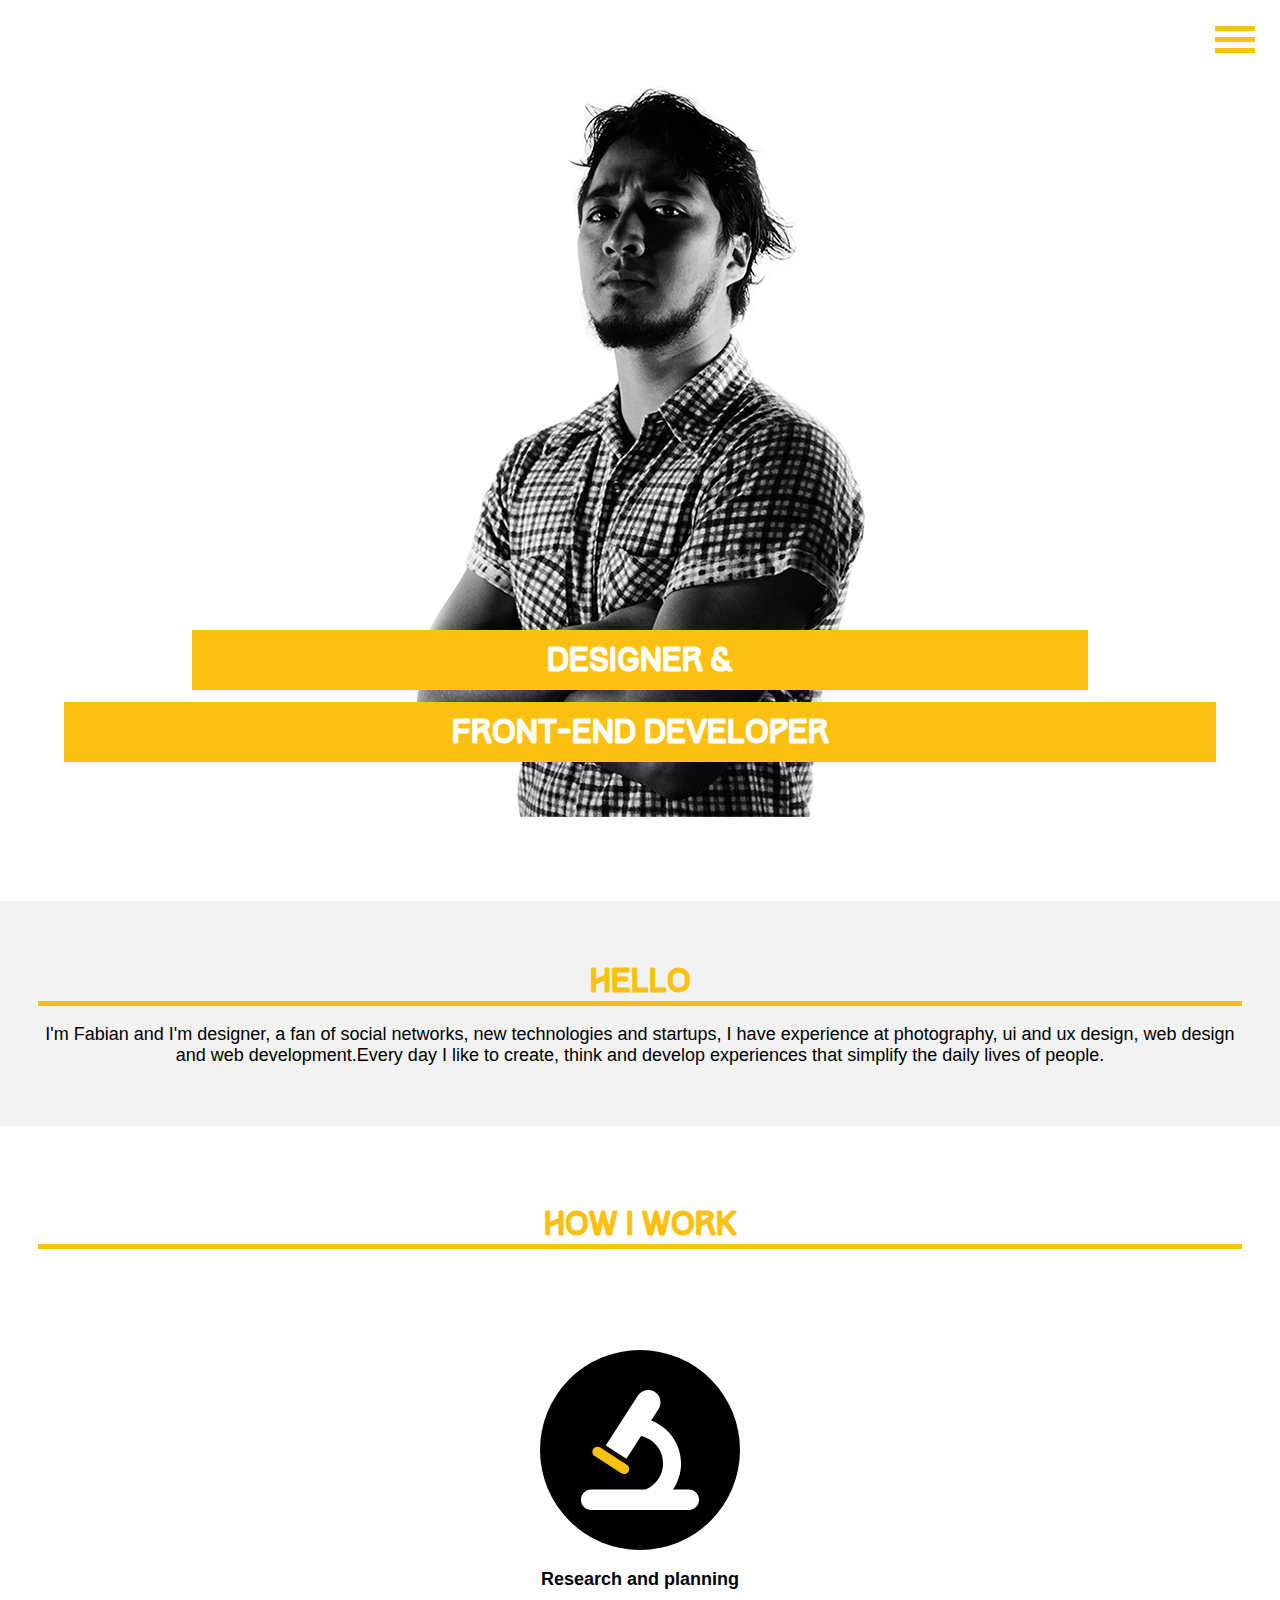
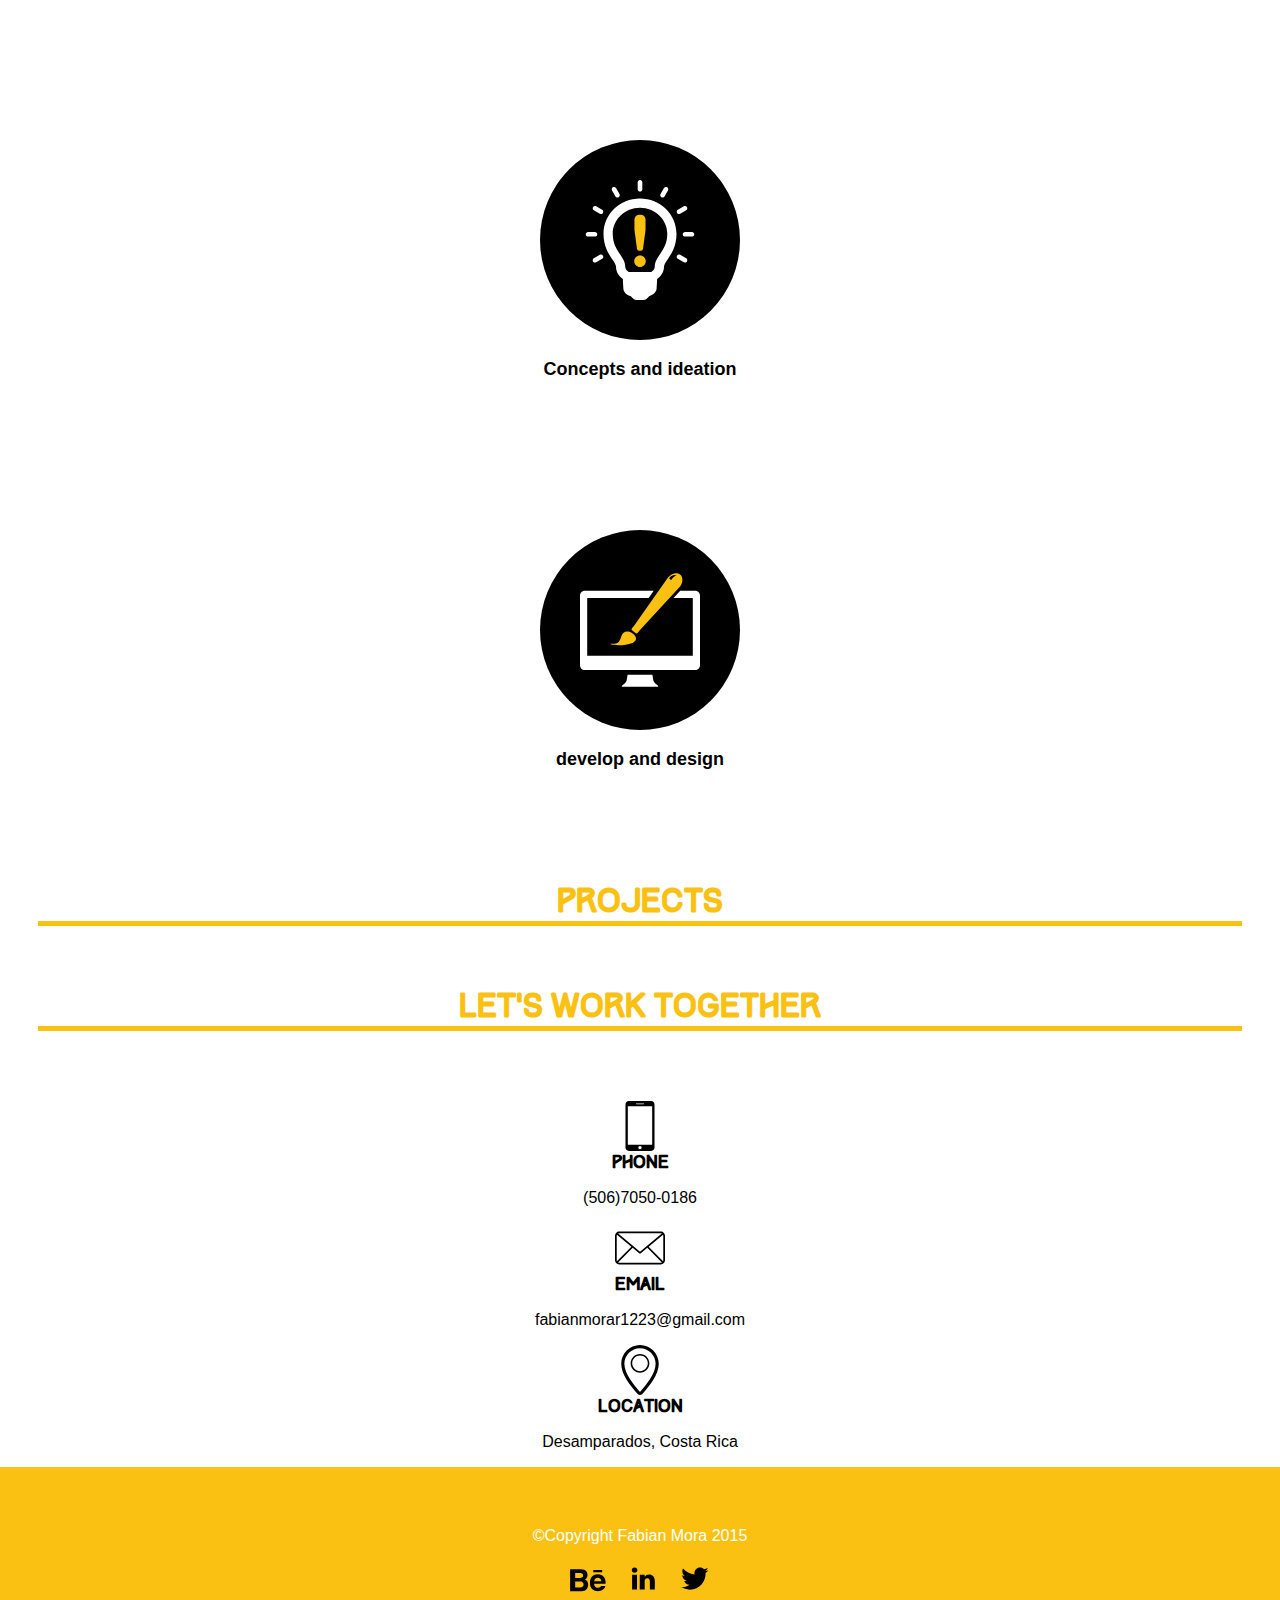
<file: index.html>
<!DOCTYPE html>
<html lang="en">
<head>
	<meta charset="UTF-8">
	<meta http-equiv="X-UA-Compatible" content="IE=edge,chrome=1"> 
	<meta name="viewport" content="width=device-width, initial-scale=1.0"> 
	<title>Fabia Mora | Designer &amp; Front-end Developer</title>
	<link rel="stylesheet" href="css/normalize.css">
    <link rel="stylesheet" href="css/style.css">
</head>
<body>
	<div class="nav-principal">
		<div class="menu-section">
			<div class="menu-toggle">
			<div class="one"></div>
			<div class="two"></div>
			<div class="three"></div>
		</div>
		<nav>
			<ul role="navigation" class="hidden">
				<li><a href="#">Home</a></li>
				<li><a href="#">About</a></li>
				<li><a href="#">Work</a></li>
				<li><a href="#">contact</a></li>
			</ul>
		</nav>
	</div>

	<header>
	<canvas id='c'></canvas>
	<div class="content">
		<h2>Designer &amp;</h2> 
		<h2 class="br">Front-end Developer</h2>
		</div>
	</header>

	<section id="about">
		<div class="content">
		<h3>Hello</h3>
		<p class="description">I'm Fabian and I'm designer, a fan of social networks, new technologies and startups, I have experience at photography, ui and ux design, web design and web development.Every day I like to create, think and develop experiences that simplify the daily lives of people.</p>
	</section>

	<section id="how-i-work">
		<div class="content">
		<h3>How I work</h3>
		<div class="step-works">
			<div class="step">
				<svg version="1.1" id="Capa_1" xmlns="http://www.w3.org/2000/svg" xmlns:xlink="http://www.w3.org/1999/xlink" x="0px" y="0px"
				width="45.916px" height="45.916px" viewBox="0 0 45.916 45.916" style="enable-background:new 0 0 45.916 45.916;"
				xml:space="preserve">
				<g>
				<g>
				<path class="destacado" d="M5.626,25.3l10.182,6.565c0.33,0.212,0.698,0.312,1.063,0.312c0.645,0,1.277-0.316,1.653-0.898
				c0.588-0.912,0.326-2.128-0.586-2.715L7.755,22c-0.912-0.588-2.128-0.325-2.715,0.586C4.452,23.498,4.714,24.713,5.626,25.3z"/>
				<path d="M41.618,38.045H35.58c1.944-2.814,3.085-6.248,3.085-9.935c0-7.535-4.762-13.975-11.434-16.477l2.834-4.394
				c0.674-1.046,0.906-2.317,0.644-3.534c-0.263-1.217-0.999-2.28-2.045-2.955c-2.181-1.406-5.086-0.778-6.491,1.401l-12.3,19.076
				l7.893,5.09l5.592-8.672c4.816,1.05,8.434,5.34,8.434,10.466c0,4.494-2.779,8.383-6.71,9.935H4.298
				c-2.169,0-3.928,1.767-3.928,3.936s1.759,3.935,3.928,3.935h37.32c2.169,0,3.928-1.765,3.928-3.935S43.787,38.045,41.618,38.045z"
				/>
				</g>
				</g>
			<p>Research and planning</p>	
			</div>
		</div>

		<div class="step-works">
			<div class="step">
				<svg version="1.1" id="Capa_1" xmlns="http://www.w3.org/2000/svg" xmlns:xlink="http://www.w3.org/1999/xlink" x="0px" y="0px"
				width="47.001px" height="47.001px" viewBox="0 0 47.001 47.001" style="enable-background:new 0 0 47.001 47.001;"
				xml:space="preserve">
				<g>
				<g id="Layer_1_31_">
				<g>
				<path  d="M23.501,7.231C15.618,7.233,9.205,13.435,9.205,21.055c0,4.946,2.007,7.888,3.485,10.056
				c0.909,1.334,1.424,2.128,1.424,2.927c0,1.793,0.961,3.483,2.669,4.75c0.043,1.063,0.2,3.659,0.2,3.659c0,0.001,0,0.002,0,0.003
				c0.028,0.737,0.416,2.248,2.956,3.092c0.299,0.44,0.692,0.831,1.168,1.149c0.298,0.201,0.65,0.31,1.01,0.31h2.768
				c0.36,0,0.711-0.106,1.01-0.31c0.477-0.319,0.871-0.709,1.168-1.149c2.563-0.853,2.936-2.381,2.957-3.097
				c0,0,0.156-2.592,0.199-3.656c1.708-1.268,2.67-2.957,2.67-4.75c0-0.799,0.514-1.594,1.432-2.938
				c1.467-2.15,3.478-5.095,3.478-10.047C37.798,13.432,31.384,7.231,23.501,7.231z M31.325,29.075
				c-1.056,1.548-2.052,3.01-2.052,4.963c0,0.858-0.776,1.549-1.354,1.948h-8.835c-0.578-0.398-1.354-1.09-1.354-1.948
				c0-1.953-0.997-3.415-2.065-4.981c-1.333-1.955-2.845-4.172-2.845-8.001c0-5.627,4.792-10.207,10.682-10.209
				c5.891,0,10.682,4.579,10.682,10.207C34.184,24.891,32.669,27.105,31.325,29.075z"/>
				<path d="M23.501,4.519c0.499,0,0.903-0.404,0.903-0.904V0.904C24.404,0.405,24,0,23.501,0s-0.904,0.405-0.904,0.904v2.711
				C22.597,4.115,23.002,4.519,23.501,4.519z"/>
				<path d="M13.898,6.431c0.168,0.29,0.471,0.452,0.784,0.452c0.153,0,0.309-0.039,0.451-0.121c0.433-0.25,0.581-0.802,0.331-1.235
				l-1.356-2.348c-0.25-0.433-0.802-0.581-1.235-0.331c-0.432,0.25-0.58,0.802-0.331,1.235L13.898,6.431z"/>
				<path d="M8.677,11.652l-2.348-1.355c-0.433-0.25-0.985-0.101-1.235,0.331c-0.249,0.432-0.101,0.985,0.331,1.235l2.348,1.355
				c0.142,0.082,0.298,0.121,0.451,0.121c0.313,0,0.616-0.162,0.784-0.452C9.257,12.455,9.109,11.902,8.677,11.652z"/>
				<path d="M6.765,21.255c0-0.499-0.405-0.904-0.904-0.904H3.15c-0.499,0-0.904,0.405-0.904,0.904s0.405,0.904,0.904,0.904h2.711
				C6.36,22.159,6.765,21.754,6.765,21.255z"/>
				<path d="M7.773,29.292l-2.349,1.354c-0.432,0.25-0.581,0.803-0.332,1.234c0.167,0.291,0.472,0.452,0.784,0.452
				c0.153,0,0.309-0.039,0.451-0.121l2.348-1.354c0.433-0.25,0.581-0.803,0.332-1.234C8.758,29.189,8.206,29.042,7.773,29.292z"/>
				<path d="M41.578,30.648l-2.348-1.356c-0.434-0.25-0.985-0.103-1.235,0.33s-0.103,0.985,0.33,1.235l2.348,1.355
				c0.144,0.083,0.298,0.121,0.451,0.121c0.313,0,0.616-0.162,0.784-0.451C42.156,31.451,42.01,30.896,41.578,30.648z"/>
				<path d="M43.852,20.352l-2.709-0.001l0,0c-0.5,0-0.904,0.405-0.904,0.903c0,0.5,0.404,0.904,0.902,0.904l2.711,0.001l0,0
				c0.498,0,0.903-0.405,0.903-0.903C44.755,20.757,44.352,20.352,43.852,20.352z"/>
				<path d="M38.777,13.338c0.154,0,0.31-0.039,0.451-0.121l2.349-1.354c0.433-0.249,0.581-0.802,0.332-1.234
				c-0.25-0.433-0.804-0.581-1.235-0.331l-2.348,1.354c-0.434,0.25-0.581,0.803-0.332,1.234
				C38.162,13.176,38.466,13.338,38.777,13.338z"/>
				<path d="M31.869,6.76c0.142,0.083,0.297,0.122,0.451,0.122c0.312,0,0.615-0.162,0.783-0.452l1.354-2.347
				c0.25-0.432,0.103-0.985-0.33-1.234c-0.433-0.251-0.985-0.103-1.235,0.331l-1.354,2.347C31.289,5.958,31.438,6.511,31.869,6.76z"
				/>
				<path class="destacado" d="M22.289,26.714c0.109,0.8,0.496,1.021,1.212,1.021c0.715,0,1.103-0.221,1.213-1.021l0.854-6.447
				c0.054-0.44,0.108-0.881,0.108-1.294v-3.196c0-1.405-0.799-2.122-2.176-2.122c-1.378,0-2.177,0.716-2.177,2.122v3.196
				c0,0.413,0.055,0.854,0.11,1.294L22.289,26.714z"/>
				<path class="destacado" d="M23.501,29.523c-1.241,0-2.26,1.02-2.26,2.26s1.02,2.259,2.26,2.259s2.259-1.019,2.259-2.259
				C25.761,30.543,24.741,29.523,23.501,29.523z"/>
				</g>
				</g>
				</g>
				<p>Concepts and ideation</p>
			</div>
		</div>
		<div class="step-works">
			<div class="step">
				<svg version="1.1" id="Capa_1" xmlns="http://www.w3.org/2000/svg" xmlns:xlink="http://www.w3.org/1999/xlink" x="0px" y="0px"
				width="100px" height="100px" viewBox="0 0 100 100" style="enable-background:new 0 0 100 100;" xml:space="preserve">
				<g>
				<path d="M62.924,94.729c-1.732-1.274-1.918-3.188-1.918-3.188l-0.65-4.155H39.642l-0.652,4.152c0,0-0.181,1.916-1.914,3.19
				c-1.732,1.274-3.099,2.368-1.732,2.554c1.317,0.178,13.74,0.016,14.656,0c0.918,0.016,13.338,0.178,14.654,0
				C66.02,97.098,64.652,96.006,62.924,94.729z"/>
				<g>
				<path class="destacado" d="M26.666,61.538c5.534-0.043,6.223-1.377,8.027-6.933c3.327-8.768,18.309,2.296,9.024,6.136
				C34.432,64.583,21.132,61.581,26.666,61.538z"/>
				<path class="destacado" d="M83.41,3.756c-2.688-2.164-7.135-1.098-9.938,2.38L45.082,46.472c-2.803,3.477-2.789,2.813-0.104,4.975
				c2.685,2.164,2.038,2.319,4.841-1.158l33.376-36.317C85.998,10.492,86.096,5.919,83.41,3.756z M76.109,8.584
				c0,0-0.416-0.483-1.799-1.589c2.074-3.387,6.15-2.766,6.15-2.766C76.596,6.511,76.109,8.584,76.109,8.584z"/>
				</g>
				<path d="M96,17.386H83.516l-5.515,6h16v48h-88v-48h51.19l4.227-6H4c-2.209,0-4,1.791-4,4v58c0,2.209,1.791,4,4,4h92
				c2.209,0,4-1.791,4-4v-58C100,19.177,98.209,17.386,96,17.386z"/>
				</g>
				<p>develop and design</p>
			</div>
		</div>
	</section>

	<section id="Projects">
		<div class="content">
		<h3>Projects</h3>
		<div id="content-work" class="content-work">
	    	<div id="content-details" class="content-details"></div>
		</div> 
	</section>

	<section id="contact" >
		<div class="content">
			<h3>Let’s work together</h3>
			<div class="contact-info">
				<div class="contact phone">
					<svg version="1.1" id="Capa_1" xmlns="http://www.w3.org/2000/svg" xmlns:xlink="http://www.w3.org/1999/xlink" x="0px" y="0px"
					width="35px" height="35px" viewBox="0 0 35 35" style="enable-background:new 0 0 35 35;" xml:space="preserve">
					<g>
						<path d="M25.302,0H9.698c-1.3,0-2.364,1.063-2.364,2.364v30.271C7.334,33.936,8.398,35,9.698,35h15.604
						c1.3,0,2.364-1.062,2.364-2.364V2.364C27.666,1.063,26.602,0,25.302,0z M15.004,1.704h4.992c0.158,0,0.286,0.128,0.286,0.287
						c0,0.158-0.128,0.286-0.286,0.286h-4.992c-0.158,0-0.286-0.128-0.286-0.286C14.718,1.832,14.846,1.704,15.004,1.704z M17.5,33.818
						c-0.653,0-1.182-0.529-1.182-1.183s0.529-1.182,1.182-1.182s1.182,0.528,1.182,1.182S18.153,33.818,17.5,33.818z M26.021,30.625
						H8.979V3.749h17.042V30.625z"/>
					</g>
					<h4>Phone</h4>
					<p>(506)7050-0186</p>
				</div>
				<div class="contact email">
				<svg version="1.1" id="Capa_1" xmlns="http://www.w3.org/2000/svg" xmlns:xlink="http://www.w3.org/1999/xlink" x="0px" y="0px"
				width="612.011px" height="612.011px" viewBox="0 0 612.011 612.011" style="enable-background:new 0 0 612.011 612.011;"
				xml:space="preserve">
				<g id="Shape_17">
				<g>
					<path d="M612,156.232c0-13.065-5.16-24.885-13.393-33.897c-0.137-0.179-0.168-0.39-0.316-0.57
					c-0.137-0.158-0.327-0.222-0.475-0.369c-9.361-9.794-22.553-15.988-37.243-15.988H51.437c-14.69,0-27.882,6.194-37.264,15.988
					c-0.137,0.147-0.338,0.211-0.475,0.38c-0.148,0.169-0.179,0.39-0.316,0.57C5.161,131.358,0,143.167,0,156.232v299.546
					c0,13.382,5.372,25.486,13.962,34.573c0.169,0.189,0.222,0.422,0.412,0.602c0.063,0.063,0.137,0.073,0.201,0.137
					c9.361,9.541,22.394,15.514,36.863,15.514h509.136c14.469,0,27.513-5.983,36.863-15.523c0.063-0.054,0.137-0.074,0.2-0.127
					c0.18-0.169,0.232-0.401,0.401-0.581c8.601-9.086,13.973-21.201,13.973-34.594V156.232H612z M411.687,290.175l176.368-146.238
					c1.73,3.757,2.754,7.904,2.754,12.294v299.546c0,3.969-0.823,7.736-2.248,11.208L411.687,290.175z M560.573,126.355
					c4.443,0,8.633,1.013,12.442,2.723l-267.01,221.378L38.995,129.078c3.81-1.709,8-2.723,12.442-2.723H560.573z M23.45,466.976
					c-1.425-3.461-2.248-7.239-2.248-11.208V156.232c0-4.39,1.024-8.538,2.754-12.294l176.368,146.238L23.45,466.976z
					M51.437,485.645c-4.896,0-9.456-1.267-13.55-3.313l178.731-178.658l82.58,68.471c1.963,1.636,4.39,2.459,6.807,2.459
					c2.417,0,4.844-0.823,6.807-2.459l82.58-68.471l178.731,178.658c-4.095,2.047-8.653,3.313-13.551,3.313H51.437z"/>
				</g>
				</g>
					<h4>Email</h4>
					<p>fabianmorar1223@gmail.com</p>
				</div>
				<div class="contact location">
				<svg version="1.1" id="Capa_1" xmlns="http://www.w3.org/2000/svg" xmlns:xlink="http://www.w3.org/1999/xlink" x="0px" y="0px"
				viewBox="0 0 32 32" style="enable-background:new 0 0 32 32;" xml:space="preserve">
				<g>
				<g id="location">
				<path style="fill:#010002;" d="M16.001,17.746c3.309,0,6-2.692,6-6s-2.691-6-6-6s-6,2.691-6,6S12.692,17.746,16.001,17.746z
				M16.001,6.746c2.758,0,5,2.242,5,5s-2.242,5-5,5s-5-2.242-5-5S13.243,6.746,16.001,6.746z"/>
				<path style="fill:#010002;" d="M15.999,0c-6.618,0-12,5.316-12,12.001c0,7,6.001,14.161,10.376,19.194
				C14.391,31.215,15.093,32,15.961,32c0.002,0,0.073,0,0.077,0c0.867,0,1.57-0.785,1.586-0.805
				c4.377-5.033,10.377-12.193,10.377-19.194C28.001,5.316,22.618,0,15.999,0z M16.116,29.883c-0.021,0.02-0.082,0.064-0.135,0.098
				c-0.01-0.027-0.084-0.086-0.129-0.133c-3.665-4.217-9.853-11.334-9.853-17.847C5.999,6.487,10.486,2,15.999,2
				c5.516,0,10.002,4.487,10.002,10.002C26.001,18.514,19.813,25.631,16.116,29.883z"/>
				</g>
				</g>
					<h4>Location</h4>
					<p>Desamparados, Costa Rica</p>
				</div>
			</div>
	    </div>
	</section>

	<footer>
		<div class="content">
		<p class="copyright">©Copyright Fabian Mora 2015</p>
		</div>
		<ul>
			<li class="social-bar">
					<a class="icon-social" href="https://www.behance.net/fmorar" target="_blank">
						<svg>
							<path d="M39.167,11.329h-8.898v-2.21h8.898V11.329z M24.347,20.391c0.574,0.89,0.861,1.969,0.861,3.236
							c0,1.313-0.324,2.487-0.982,3.525c-0.418,0.688-0.938,1.268-1.563,1.736c-0.703,0.542-1.537,0.911-2.494,1.109
							c-0.959,0.199-2,0.299-3.119,0.299H7.1V8.203h10.671c2.689,0.044,4.596,0.822,5.721,2.354c0.676,0.939,1.012,2.063,1.012,3.373
							c0,1.351-0.339,2.431-1.022,3.252c-0.379,0.461-0.939,0.88-1.684,1.258C22.923,18.852,23.777,19.499,24.347,20.391L24.347,20.391z
							 M12.195,16.914h4.676c0.962,0,1.738-0.183,2.335-0.549c0.6-0.364,0.896-1.012,0.896-1.942c0-1.029-0.395-1.71-1.187-2.038
							c-0.68-0.227-1.551-0.347-2.606-0.347h-4.113V16.914z M20.552,23.312c0-1.149-0.469-1.941-1.404-2.366
							c-0.523-0.242-1.264-0.366-2.21-0.375h-4.743v5.89h4.67c0.958,0,1.701-0.125,2.237-0.388
							C20.069,25.591,20.552,24.674,20.552,23.312L20.552,23.312z M42.468,19.719c0.107,0.722,0.155,1.77,0.137,3.142H31.082
							c0.064,1.589,0.612,2.703,1.652,3.338c0.628,0.399,1.39,0.595,2.281,0.595c0.94,0,1.706-0.239,2.296-0.726
							c0.322-0.261,0.605-0.626,0.851-1.087h4.223c-0.111,0.941-0.619,1.892-1.533,2.861c-1.416,1.537-3.402,2.31-5.953,2.31
							c-2.105,0-3.962-0.651-5.574-1.947c-1.607-1.301-2.412-3.412-2.412-6.34c0-2.745,0.725-4.847,2.177-6.309
							c1.458-1.466,3.343-2.194,5.661-2.194c1.376,0,2.617,0.245,3.723,0.74c1.104,0.495,2.014,1.273,2.731,2.342
							C41.855,17.388,42.273,18.476,42.468,19.719L42.468,19.719z M38.31,20.132c-0.076-1.1-0.445-1.932-1.106-2.503
							c-0.654-0.57-1.474-0.857-2.453-0.857c-1.063,0-1.883,0.306-2.467,0.909c-0.588,0.599-0.953,1.416-1.104,2.451H38.31z
							 M38.31,20.132"/>
						</svg>
					</a>
				</li>
				<li class="social-bar">
					<a class="icon-social" href="https://www.linkedin.com/in/fabmorar" target="_blank">
						<svg>
							<path d="M39.802,20.062v8.503h-4.931v-7.933c0-1.993-0.712-3.353-2.496-3.353c-1.363,0-2.172,0.916-2.529,1.803
							c-0.129,0.316-0.164,0.757-0.164,1.201v8.282h-4.93c0,0,0.065-13.437,0-14.829h4.93v2.101c-0.01,0.017-0.023,0.033-0.031,0.049
							h0.031v-0.049c0.656-1.008,1.824-2.449,4.443-2.449C37.37,13.388,39.802,15.507,39.802,20.062L39.802,20.062z M19.593,6.588
							c-1.687,0-2.79,1.107-2.79,2.562c0,1.423,1.072,2.563,2.726,2.563h0.032c1.719,0,2.789-1.139,2.789-2.563
							C22.316,7.695,21.279,6.588,19.593,6.588L19.593,6.588z M17.096,28.565h4.93V13.736h-4.93V28.565z M17.096,28.565"/>
						</svg>
					</a>
				</li>
				<li class="social-bar">
					<a class="icon-social" href="https://twitter.com/fabmorar" target="_blank">
						<svg>
							<path d="M41.377,9.138c-0.997,0.442-2.077,0.748-3.206,0.882c1.154-0.691,2.034-1.786,2.458-3.091
							c-1.08,0.64-2.275,1.106-3.555,1.354c-1.012-1.08-2.467-1.76-4.069-1.76c-3.081,0-5.581,2.5-5.581,5.581
							c0,0.44,0.051,0.863,0.143,1.271c-4.643-0.234-8.753-2.451-11.51-5.832c-0.482,0.823-0.758,1.786-0.758,2.809
							c0,1.935,0.989,3.646,2.484,4.641c-0.914-0.023-1.769-0.28-2.524-0.697v0.068c0,2.706,1.927,4.964,4.476,5.48
							c-0.466,0.124-0.963,0.19-1.469,0.19c-0.357,0-0.706-0.032-1.055-0.098c0.714,2.217,2.772,3.827,5.215,3.877
							c-1.911,1.495-4.32,2.383-6.936,2.383c-0.448,0-0.889-0.025-1.328-0.074c2.475,1.586,5.406,2.506,8.562,2.506
							c10.265,0,15.879-8.504,15.879-15.877l-0.017-0.723C39.683,11.241,40.629,10.261,41.377,9.138L41.377,9.138z M41.377,9.138"/>
						</svg>
					</a>
				</li>
		</ul>
	</footer>
<script src="js/briefcase.js"></script>
<script src="https://ajax.googleapis.com/ajax/libs/jquery/2.1.3/jquery.min.js"></script>
<script src="js/main.js"></script>	
</body>
</html>
</file>
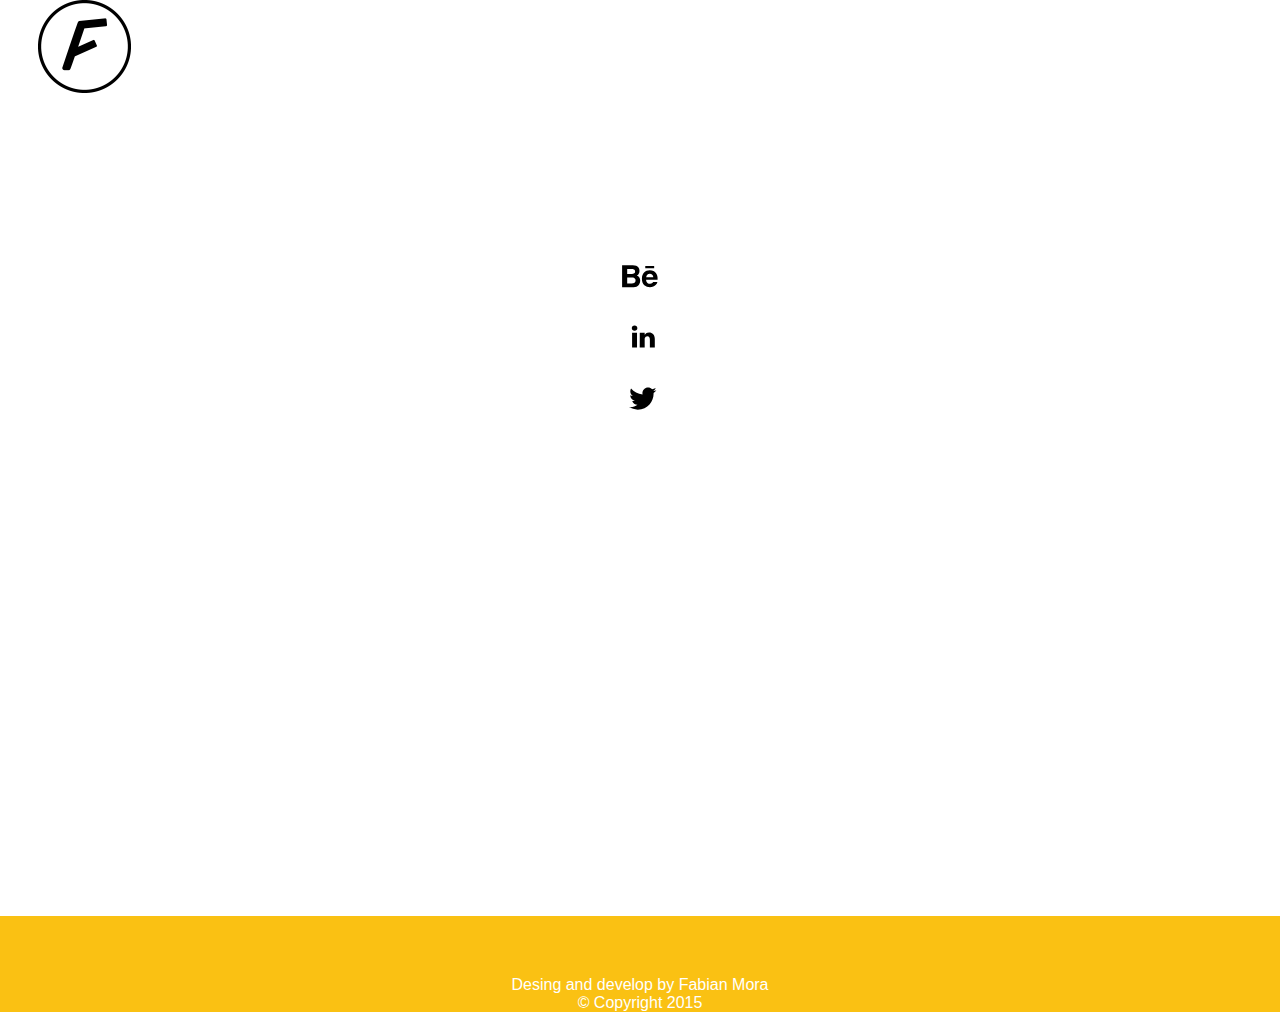
<file: work-details.html>
<!DOCTYPE html>
<html lang="en">
<head>
	<meta charset="UTF-8">
	<title>Work Fabia Mora </title>
	<link rel="stylesheet" href="css/normalize.css">
    <link rel="stylesheet" href="css/style.css">
</head>
<body>
<header>
	<div class="wrapper">
	<div class="content">
		<h1><a class="logo" href="index.html"><img src="img/general/logo.png" alt="Fabian mora Creative Desing"></a></h1>
		<nav class="principal">
			<ul>
				<li><a href="index.html#about">About</a></li>
				<li><a href="work.html">work</a></li>
				<li><a class="last-icon" href="index.html#contact">Contact</a></li>
				<li>
					<a class="icon-social" href="https://www.behance.net/fmorar" target="_blank">
						<svg>
							<path d="M39.167,11.329h-8.898v-2.21h8.898V11.329z M24.347,20.391c0.574,0.89,0.861,1.969,0.861,3.236
							c0,1.313-0.324,2.487-0.982,3.525c-0.418,0.688-0.938,1.268-1.563,1.736c-0.703,0.542-1.537,0.911-2.494,1.109
							c-0.959,0.199-2,0.299-3.119,0.299H7.1V8.203h10.671c2.689,0.044,4.596,0.822,5.721,2.354c0.676,0.939,1.012,2.063,1.012,3.373
							c0,1.351-0.339,2.431-1.022,3.252c-0.379,0.461-0.939,0.88-1.684,1.258C22.923,18.852,23.777,19.499,24.347,20.391L24.347,20.391z
							 M12.195,16.914h4.676c0.962,0,1.738-0.183,2.335-0.549c0.6-0.364,0.896-1.012,0.896-1.942c0-1.029-0.395-1.71-1.187-2.038
							c-0.68-0.227-1.551-0.347-2.606-0.347h-4.113V16.914z M20.552,23.312c0-1.149-0.469-1.941-1.404-2.366
							c-0.523-0.242-1.264-0.366-2.21-0.375h-4.743v5.89h4.67c0.958,0,1.701-0.125,2.237-0.388
							C20.069,25.591,20.552,24.674,20.552,23.312L20.552,23.312z M42.468,19.719c0.107,0.722,0.155,1.77,0.137,3.142H31.082
							c0.064,1.589,0.612,2.703,1.652,3.338c0.628,0.399,1.39,0.595,2.281,0.595c0.94,0,1.706-0.239,2.296-0.726
							c0.322-0.261,0.605-0.626,0.851-1.087h4.223c-0.111,0.941-0.619,1.892-1.533,2.861c-1.416,1.537-3.402,2.31-5.953,2.31
							c-2.105,0-3.962-0.651-5.574-1.947c-1.607-1.301-2.412-3.412-2.412-6.34c0-2.745,0.725-4.847,2.177-6.309
							c1.458-1.466,3.343-2.194,5.661-2.194c1.376,0,2.617,0.245,3.723,0.74c1.104,0.495,2.014,1.273,2.731,2.342
							C41.855,17.388,42.273,18.476,42.468,19.719L42.468,19.719z M38.31,20.132c-0.076-1.1-0.445-1.932-1.106-2.503
							c-0.654-0.57-1.474-0.857-2.453-0.857c-1.063,0-1.883,0.306-2.467,0.909c-0.588,0.599-0.953,1.416-1.104,2.451H38.31z
							 M38.31,20.132"/>
						</svg>
					</a>
				</li>
				<li>
					<a class="icon-social" href="https://www.linkedin.com/in/fabmorar" target="_blank">
						<svg>
							<path d="M39.802,20.062v8.503h-4.931v-7.933c0-1.993-0.712-3.353-2.496-3.353c-1.363,0-2.172,0.916-2.529,1.803
							c-0.129,0.316-0.164,0.757-0.164,1.201v8.282h-4.93c0,0,0.065-13.437,0-14.829h4.93v2.101c-0.01,0.017-0.023,0.033-0.031,0.049
							h0.031v-0.049c0.656-1.008,1.824-2.449,4.443-2.449C37.37,13.388,39.802,15.507,39.802,20.062L39.802,20.062z M19.593,6.588
							c-1.687,0-2.79,1.107-2.79,2.562c0,1.423,1.072,2.563,2.726,2.563h0.032c1.719,0,2.789-1.139,2.789-2.563
							C22.316,7.695,21.279,6.588,19.593,6.588L19.593,6.588z M17.096,28.565h4.93V13.736h-4.93V28.565z M17.096,28.565"/>
						</svg>
					</a>
				</li>
				<li>
					<a class="icon-social" href="https://twitter.com/fabmorar" target="_blank">
						<svg>
							<path d="M41.377,9.138c-0.997,0.442-2.077,0.748-3.206,0.882c1.154-0.691,2.034-1.786,2.458-3.091
							c-1.08,0.64-2.275,1.106-3.555,1.354c-1.012-1.08-2.467-1.76-4.069-1.76c-3.081,0-5.581,2.5-5.581,5.581
							c0,0.44,0.051,0.863,0.143,1.271c-4.643-0.234-8.753-2.451-11.51-5.832c-0.482,0.823-0.758,1.786-0.758,2.809
							c0,1.935,0.989,3.646,2.484,4.641c-0.914-0.023-1.769-0.28-2.524-0.697v0.068c0,2.706,1.927,4.964,4.476,5.48
							c-0.466,0.124-0.963,0.19-1.469,0.19c-0.357,0-0.706-0.032-1.055-0.098c0.714,2.217,2.772,3.827,5.215,3.877
							c-1.911,1.495-4.32,2.383-6.936,2.383c-0.448,0-0.889-0.025-1.328-0.074c2.475,1.586,5.406,2.506,8.562,2.506
							c10.265,0,15.879-8.504,15.879-15.877l-0.017-0.723C39.683,11.241,40.629,10.261,41.377,9.138L41.377,9.138z M41.377,9.138"/>
						</svg>
					</a>
				</li>
			</ul>
		</nav>
	</div>
	</header>

	<section>
	<div class="content">
		<div id="content-details" class="content-details">
			
		</div>
		
	</section>

	<footer>
	<div class="content">
		<p class="copyright">Desing and develop by Fabian Mora<br/>
		© Copyright 2015</p>
	</div>	
	</footer>
<script src="js/briefcase.js"></script>
<script src="js/script.js"></script>	
</body>
</html>
</file>
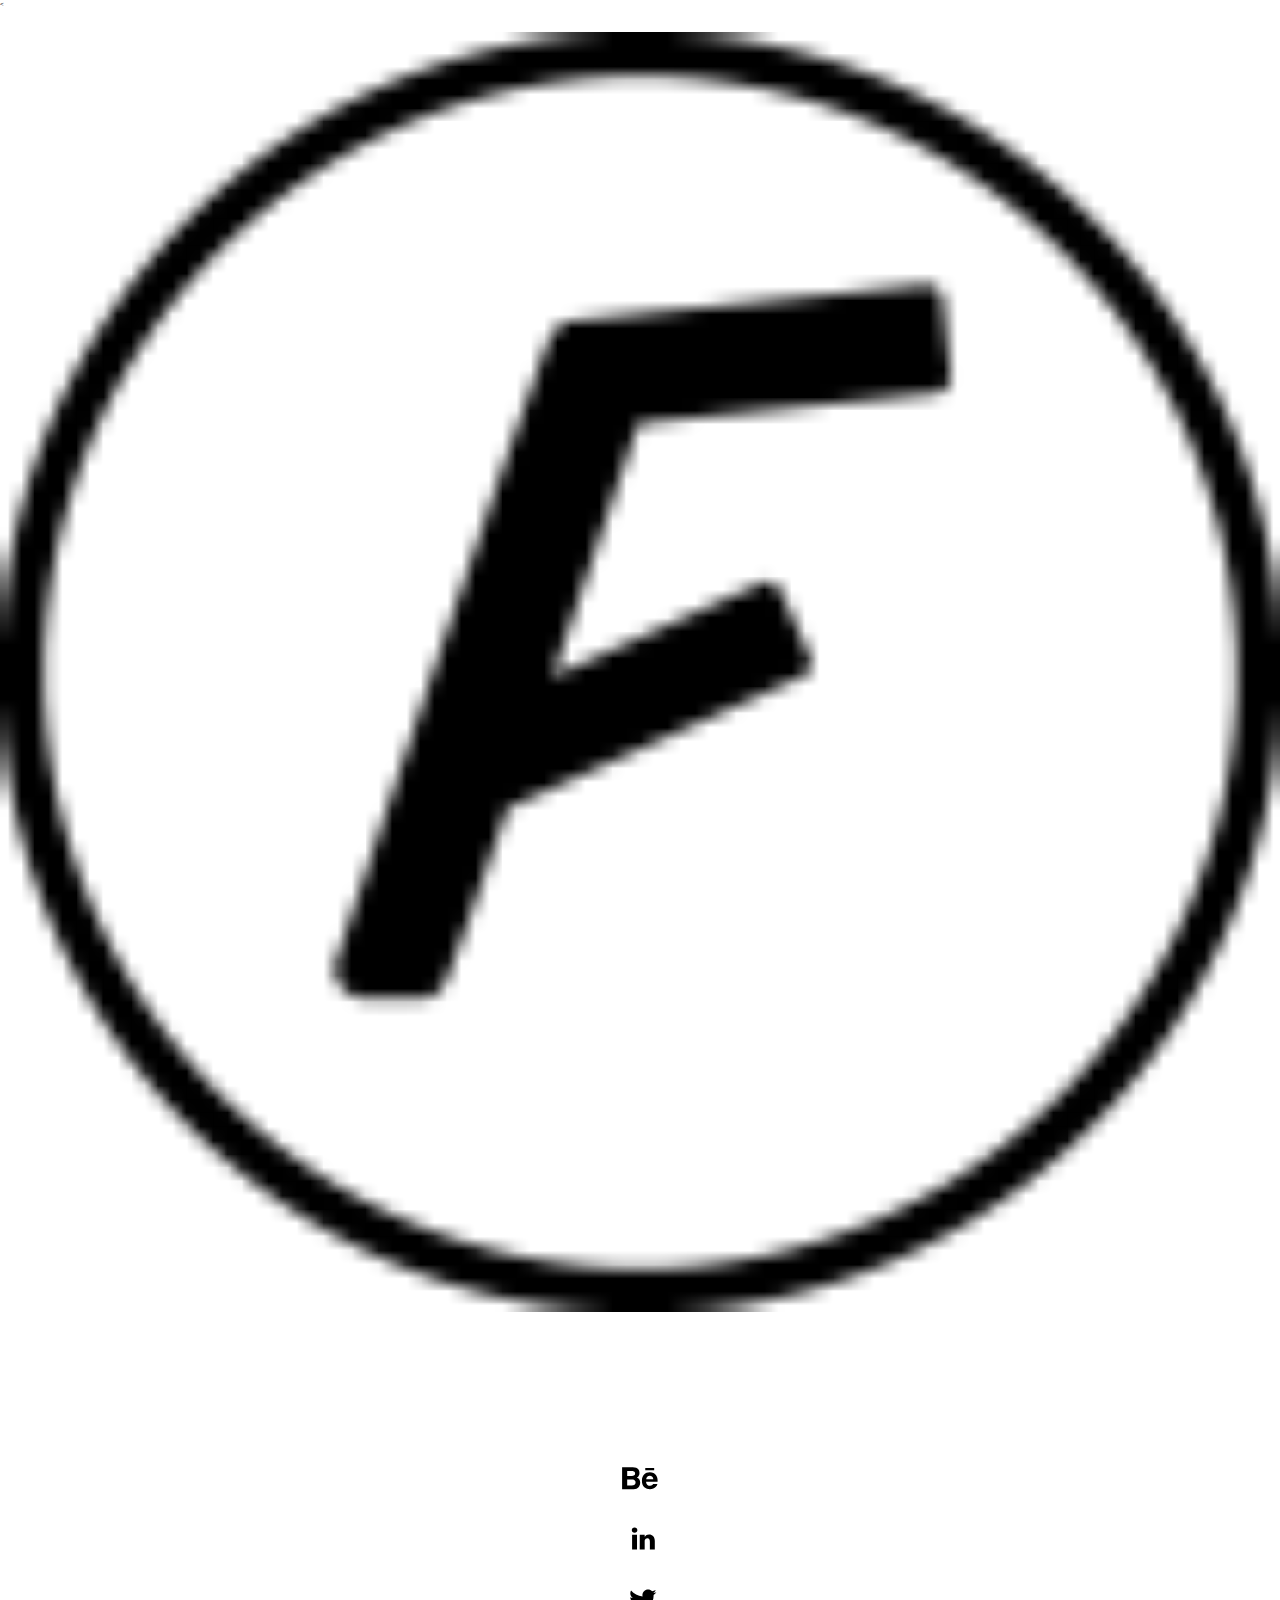
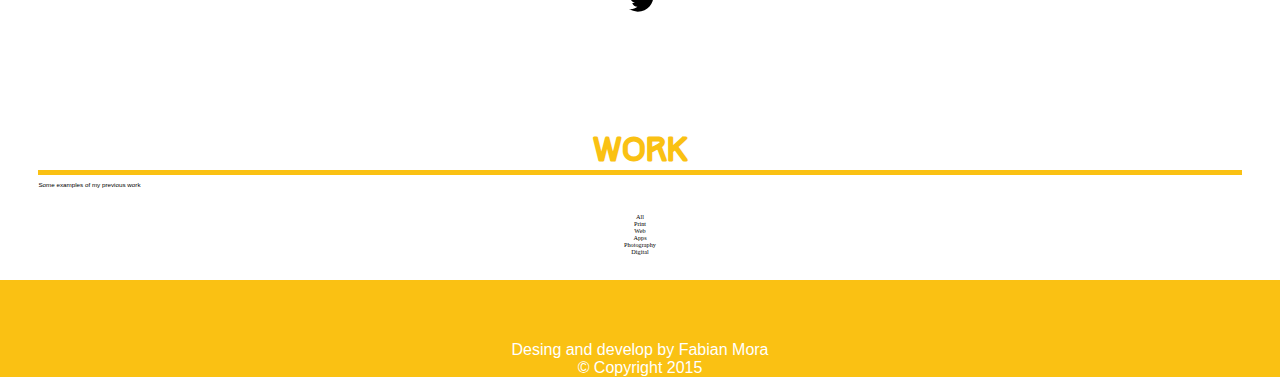
<file: work.html>
<!DOCTYPE html>
<html lang="en">
<head>
	<meta charset="UTF-8">
	<title>Work Fabia Mora </title>
	<link rel="stylesheet" href="css/normalize.css">
    <link rel="stylesheet" href="css/style.css">
</head>
<body>	
<div class="wrapper">
	<header>
	<
		
		<nav class="principal">
			<ul>
				<li><h1><a class="logo" href="index.html"><img src="img/general/logo.png" alt="Fabian mora Creative Desing"></a></h1></li>
				<li><a href="index.html#about">About</a></li>
				<li><a href="work.html">work</a></li>
				<li><a class="last-icon" href="index.html#contact">Contact</a></li>
				<li>
					<a class="icon-social" href="https://www.behance.net/fmorar" target="_blank">
						<svg>
							<path d="M39.167,11.329h-8.898v-2.21h8.898V11.329z M24.347,20.391c0.574,0.89,0.861,1.969,0.861,3.236
							c0,1.313-0.324,2.487-0.982,3.525c-0.418,0.688-0.938,1.268-1.563,1.736c-0.703,0.542-1.537,0.911-2.494,1.109
							c-0.959,0.199-2,0.299-3.119,0.299H7.1V8.203h10.671c2.689,0.044,4.596,0.822,5.721,2.354c0.676,0.939,1.012,2.063,1.012,3.373
							c0,1.351-0.339,2.431-1.022,3.252c-0.379,0.461-0.939,0.88-1.684,1.258C22.923,18.852,23.777,19.499,24.347,20.391L24.347,20.391z
							 M12.195,16.914h4.676c0.962,0,1.738-0.183,2.335-0.549c0.6-0.364,0.896-1.012,0.896-1.942c0-1.029-0.395-1.71-1.187-2.038
							c-0.68-0.227-1.551-0.347-2.606-0.347h-4.113V16.914z M20.552,23.312c0-1.149-0.469-1.941-1.404-2.366
							c-0.523-0.242-1.264-0.366-2.21-0.375h-4.743v5.89h4.67c0.958,0,1.701-0.125,2.237-0.388
							C20.069,25.591,20.552,24.674,20.552,23.312L20.552,23.312z M42.468,19.719c0.107,0.722,0.155,1.77,0.137,3.142H31.082
							c0.064,1.589,0.612,2.703,1.652,3.338c0.628,0.399,1.39,0.595,2.281,0.595c0.94,0,1.706-0.239,2.296-0.726
							c0.322-0.261,0.605-0.626,0.851-1.087h4.223c-0.111,0.941-0.619,1.892-1.533,2.861c-1.416,1.537-3.402,2.31-5.953,2.31
							c-2.105,0-3.962-0.651-5.574-1.947c-1.607-1.301-2.412-3.412-2.412-6.34c0-2.745,0.725-4.847,2.177-6.309
							c1.458-1.466,3.343-2.194,5.661-2.194c1.376,0,2.617,0.245,3.723,0.74c1.104,0.495,2.014,1.273,2.731,2.342
							C41.855,17.388,42.273,18.476,42.468,19.719L42.468,19.719z M38.31,20.132c-0.076-1.1-0.445-1.932-1.106-2.503
							c-0.654-0.57-1.474-0.857-2.453-0.857c-1.063,0-1.883,0.306-2.467,0.909c-0.588,0.599-0.953,1.416-1.104,2.451H38.31z
							 M38.31,20.132"/>
						</svg>
					</a>
				</li>
				<li>
					<a class="icon-social" href="https://www.linkedin.com/in/fabmorar" target="_blank">
						<svg>
							<path d="M39.802,20.062v8.503h-4.931v-7.933c0-1.993-0.712-3.353-2.496-3.353c-1.363,0-2.172,0.916-2.529,1.803
							c-0.129,0.316-0.164,0.757-0.164,1.201v8.282h-4.93c0,0,0.065-13.437,0-14.829h4.93v2.101c-0.01,0.017-0.023,0.033-0.031,0.049
							h0.031v-0.049c0.656-1.008,1.824-2.449,4.443-2.449C37.37,13.388,39.802,15.507,39.802,20.062L39.802,20.062z M19.593,6.588
							c-1.687,0-2.79,1.107-2.79,2.562c0,1.423,1.072,2.563,2.726,2.563h0.032c1.719,0,2.789-1.139,2.789-2.563
							C22.316,7.695,21.279,6.588,19.593,6.588L19.593,6.588z M17.096,28.565h4.93V13.736h-4.93V28.565z M17.096,28.565"/>
						</svg>
					</a>
				</li>
				<li>
					<a class="icon-social" href="https://twitter.com/fabmorar" target="_blank">
						<svg>
							<path d="M41.377,9.138c-0.997,0.442-2.077,0.748-3.206,0.882c1.154-0.691,2.034-1.786,2.458-3.091
							c-1.08,0.64-2.275,1.106-3.555,1.354c-1.012-1.08-2.467-1.76-4.069-1.76c-3.081,0-5.581,2.5-5.581,5.581
							c0,0.44,0.051,0.863,0.143,1.271c-4.643-0.234-8.753-2.451-11.51-5.832c-0.482,0.823-0.758,1.786-0.758,2.809
							c0,1.935,0.989,3.646,2.484,4.641c-0.914-0.023-1.769-0.28-2.524-0.697v0.068c0,2.706,1.927,4.964,4.476,5.48
							c-0.466,0.124-0.963,0.19-1.469,0.19c-0.357,0-0.706-0.032-1.055-0.098c0.714,2.217,2.772,3.827,5.215,3.877
							c-1.911,1.495-4.32,2.383-6.936,2.383c-0.448,0-0.889-0.025-1.328-0.074c2.475,1.586,5.406,2.506,8.562,2.506
							c10.265,0,15.879-8.504,15.879-15.877l-0.017-0.723C39.683,11.241,40.629,10.261,41.377,9.138L41.377,9.138z M41.377,9.138"/>
						</svg>
					</a>
				</li>
			</ul>
		</nav>
	</header>
	</header>

	<section>
	<div class="content IntroWork">
		<h3 class="TitleSecundari">Work</h3>
		<p>Some examples of my previous work</p>
		</div>
	</section>

	<section>
	<div class="content">
		<nav class="tabs">
			<ul>
				<li id="tab 1">All</li>
				<li id="tab 2">Print</li>
				<li id="tab 3">Web</li>
				<li id="tab 4">Apps</li>
				<li id="tab 5">Photography</li>
				<li id="tab 6">Digital</li>
			</ul>
		</nav>

   
	</section>

	<footer>
	<div class="content">
		<p class="copyright">Desing and develop by Fabian Mora<br/>
		© Copyright 2015</p>
	</div>	
	</footer>

	</div> <!--cierra wrapper-->
<script src="js/briefcase.js"></script>
<script src="js/script.js"></script>	
</body>
</html>
</file>
<file: css/style.css>
@font-face {
  font-family: Track;
  src: url(../fonts/Track.ttf); }
html, body {
  box-sizing: border-box;
  font-size: 62.5%;
  width: 100%;
  height: 100%;
  margin: 0px;
  border: 0; }

* {
  box-sizing: inherit; }

h1, h2, h3, h4, h5, h6 {
  margin: 0;
  font-family: Track;
  padding: 0; }

ul, li {
  padding: 0;
  margin: 0;
  list-style-type: none; }

img {
  width: inherit;
  max-width: 100%;
  height: auto; }

svg {
  height: 50px;
  width: 50px; }

.wrapper {
  margin: 0 auto; }

.content {
  margin: 0 auto;
  padding: 0 3%; }

.menu-toggle {
  cursor: pointer;
  height: 30px;
  position: fixed;
  right: 25px;
  top: 20px;
  width: 40px;
  z-index: 10; }

.menu-toggle.on .one {
  -moz-transform: rotate(45deg) translate(7px, 7px);
  -ms-transform: rotate(45deg) translate(7px, 7px);
  -webkit-transform: rotate(45deg) translate(7px, 7px);
  transform: rotate(45deg) translate(7px, 7px); }

.menu-toggle.on .two {
  opacity: 0; }

.menu-toggle.on .three {
  -moz-transform: rotate(-45deg) translate(8px, -10px);
  -ms-transform: rotate(-45deg) translate(8px, -10px);
  -webkit-transform: rotate(-45deg) translate(8px, -10px);
  transform: rotate(-45deg) translate(8px, -10px); }

.one,
.two,
.three {
  width: 100%;
  height: 5px;
  background: #fac113;
  margin: 6px auto;
  backface-visibility: hidden;
  -moz-transition-duration: 0.3s;
  -o-transition-duration: 0.3s;
  -webkit-transition-duration: 0.3s;
  transition-duration: 0.3s; }

nav ul {
  margin: 0;
  padding: 0;
  font-family: Open Sans;
  list-style: none;
  margin: 4em auto;
  text-align: center;
  z-index: 15; }
  nav ul.hidden {
    display: none; }

nav ul a {
  -moz-transition-duration: 0.5s;
  -o-transition-duration: 0.5s;
  -webkit-transition-duration: 0.5s;
  transition-duration: 0.5s;
  font-family: Track;
  text-decoration: none;
  color: white;
  font-size: 30px;
  font-size: 3rem;
  line-height: 1.5;
  width: 100%;
  display: block; }

.menu-section.on {
  z-index: 10;
  width: 100%;
  height: 100%;
  display: block;
  background-color: rgba(0, 0, 0, 0.5);
  position: fixed; }

header {
  height: 100%; }

canvas {
  background: url(../img/general/retrato.png) no-repeat center fixed; }

h2 {
  background-color: #fac113;
  color: #fff;
  display: inline-block;
  font-size: 30px;
  font-size: 3rem;
  left: 15%;
  margin-bottom: 1%;
  padding: 10px;
  position: absolute;
  text-align: center;
  top: 70%;
  width: 70%; }

.br {
  left: 5%;
  top: 78%;
  width: 90%; }

#about {
  background-color: #F2F2F2; }

h3 {
  border-bottom: #fac113 solid 5px;
  color: #fac113;
  font-size: 30px;
  font-size: 3rem;
  text-align: center;
  padding-top: 5%; }

.description {
  font-family: Helvetica, Arial, sans-serif;
  font-size: 18px;
  font-size: 1.8rem;
  text-align: center;
  padding-bottom: 5%; }

.step-works {
  padding: 5% 0;
  text-align: center; }

.step {
  background-color: #000;
  border-radius: 50%;
  margin: 40px auto 30px;
  height: 200px;
  width: 200px; }
  .step svg {
    fill: #fff;
    margin: 0 auto;
    height: 100%;
    width: 60%; }
  .step p {
    font-size: 18px;
    font-size: 1.8rem;
    font-weight: bold; }

.destacado {
  fill: #fac113; }

.contact-info {
  padding-top: 5%;
  text-align: center; }

.contact {
  margin: 10px; }
  .contact h4 {
    font-size: 16px;
    font-size: 1.6rem; }
  .contact p {
    font-size: 16px;
    font-size: 1.6rem; }

footer {
  background-color: #fac113; }
  footer ul {
    text-align: center; }

.social-bar {
  display: inline-block;
  width: 50px; }

.copyright {
  color: #fff;
  font-size: 16px;
  font-size: 1.6rem;
  padding-top: 5%;
  text-align: center; }

.work {
  height: auto;
  padding: 5% 0;
  max-width: 100%;
  text-align: center; }
  @media screen and (min-width: 900px) {
    .work {
      display: inline-block;
      margin: 20px; } }

/*# sourceMappingURL=style.css.map */
</file>
